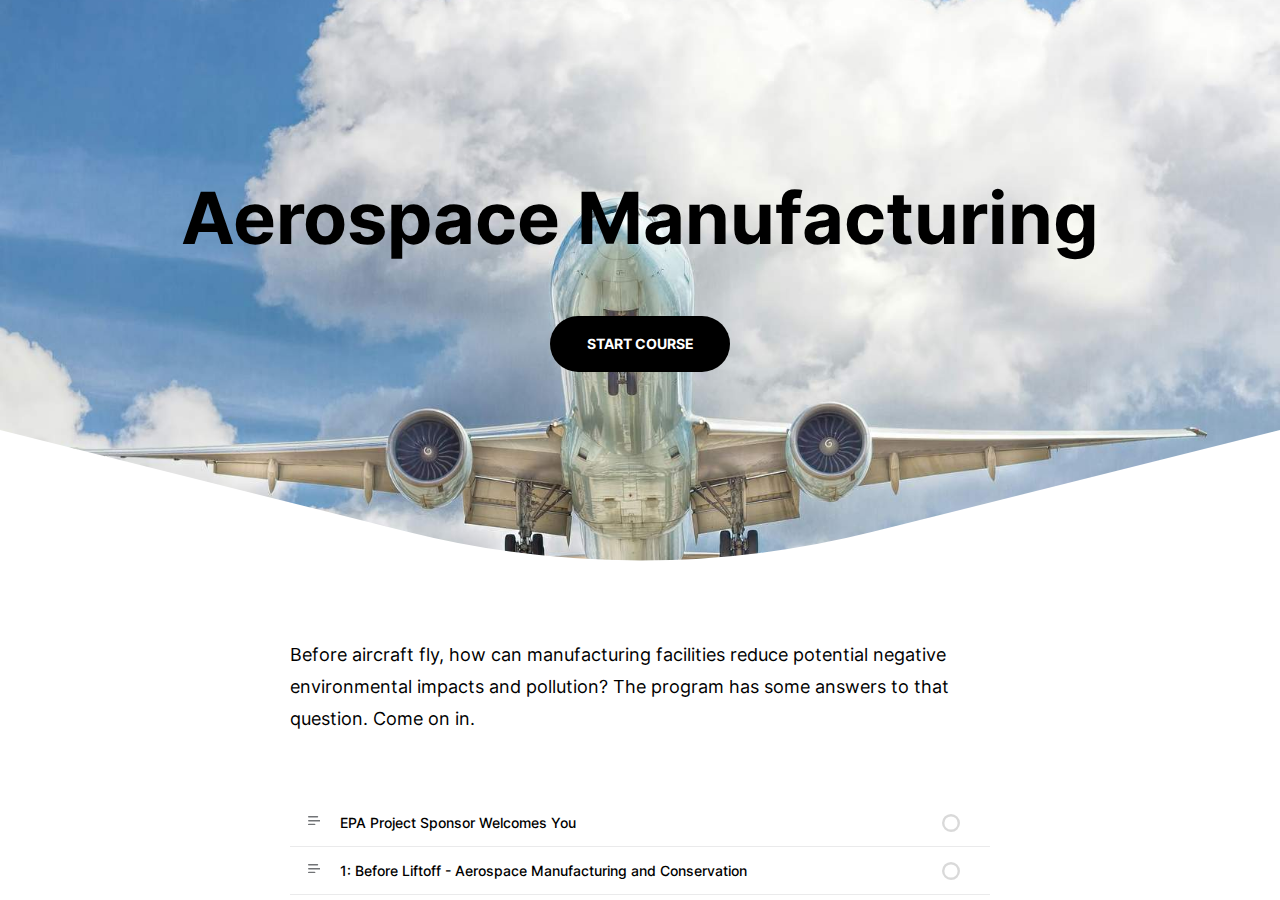
<file: index.html>
<!DOCTYPE html>
<html lang="en" class="">
  <head>
    <meta http-equiv="X-UA-Compatible" content="IE=edge,chrome=1">
    <meta name="viewport" content="width=device-width, initial-scale=1">
    <meta charset="utf-8">

    <title>Aerospace Manufacturing </title>

    <link type="text/css" rel="stylesheet" href="lib/icomoon.css">
    <script type="text/javascript" src="lib/player-0.0.11.min.js"></script>
    <script type="text/javascript" src="lib/lzwcompress.js"></script>

    <!-- Resize Hack -->
    <script type="text/javascript">
      window.resizeTo(screen.width, screen.height);
    </script>
    
    <!--[if lt IE 9]>
    <script src="//html5shiv.googlecode.com/svn/trunk/html5.js"></script>
    <![endif]-->

    <script id="__ENTRY__" type="application/json">
      {".js":["rise/35de6dd6.js"]}
    </script>

    <script id="__REMOTE_ENTRIES__" type="application/json">
      {"mondrian":{".js":["mondrian/entry.js"]}}
    </script>

    <script>
      (function() {
        const jsonp = {}

        function loadModule(manifest) {
          const p = []

          if (manifest['.css'] != null) {
            for (var idx = 0; idx < manifest['.css'].length; idx++) {
              p.push(new Promise((resolve, reject) => {
                var link = document.createElement('link')
                link.onload = resolve
                link.onerror = reject
                link.rel = 'stylesheet'
                link.href = 'lib/' + manifest['.css'][idx]
                document.body.appendChild(link)
              }))
            }
          }

          if (manifest['.js'] != null) {
            for (var idx = 0; idx < manifest['.js'].length; idx++) {
              p.push(new Promise((resolve, reject) => {
                var script = document.createElement('script')
                script.onload = resolve
                script.onerror = reject
                script.src = 'lib/' + manifest['.js'][idx]
                document.body.appendChild(script)
              }))
            }
          }

          return Promise.all(p)
        }

        function deserialize(str) {
          const buffer = Uint8Array.from(atob(str), c => c.charCodeAt(0))
          const json = new TextDecoder().decode(buffer)
          const result = JSON.parse(json)
          return result
        }

        function __loadEntry() {
          return loadModule(JSON.parse(document.getElementById('__ENTRY__').textContent))
        }

        function __loadRemoteEntry(name) {
          const manifest = JSON.parse(document.getElementById('__REMOTE_ENTRIES__').textContent)
          if (manifest[name] == null) throw new Error(`Missing manifest for remote entry "${name}".`)
          return loadModule(manifest[name])
        }
        
        async function __loadJsonp(id, path) {
          try {
            return await new Promise((resolve, reject) => {
              try {
                jsonp[id] = resolve
                const script = document.createElement('script')
                script.onerror = reject
                script.src = `./${path}`
                document.head.appendChild(script)
              } catch (err) {
                reject(err)
              }
            })
          } finally {
            delete jsonp[id]
          }
        }

        function __resolveJsonp(id, data) {
          const resolve = jsonp[id]
          if (typeof resolve !== 'function') {
            throw new Error(`Could not load JSONP "${id}"`)
          }
          resolve(data)
        }

        async function __fetchCourse(name) {
          name = name == null ? window.i18n.default : name
          if (!window.i18n.available.includes(name)) {
            console.warn(`Could not load locale "${name}"`)
            name = window.i18n.available[0]
          }
          const encoded = await __loadJsonp(`course:${name}`, `locales/${name}.js`)
          const courseData = deserialize(encoded)
          return courseData
        }

        window.__loadEntry = __loadEntry
        window.__loadRemoteEntry = __loadRemoteEntry
        window.__loadJsonp = __loadJsonp
        window.__resolveJsonp = __resolveJsonp
        window.__fetchCourse = __fetchCourse
      })()
    </script>
  </head>
  <body>
    <div id="app"></div>
    <script type="text/javascript">
  (function(root) {
    window.i18n = {"available":["und"],"default":"und"};
    window.partnerContent = [];

    function isExport() {
      return true;
    }

    function resolvePath(path) {
      return ('assets/').concat(path);
    }

    function resolveFontPath(font) {
      return ('lib/fonts/').concat(font.key.split('/').reverse()[0]);
    }

    function fetchAvailableLocales() {
      return window.i18n
    }

    root.Runtime = {
      fetch: window.__fetchCourse,
      fetchAvailableLocales: fetchAvailableLocales,
      isExport: isExport,
      resolvePath: resolvePath,
      resolveFontPath: resolveFontPath
    };
  }(window));
</script>

    
    <script>__loadEntry()</script>
    
  </body>
</html>
</file>
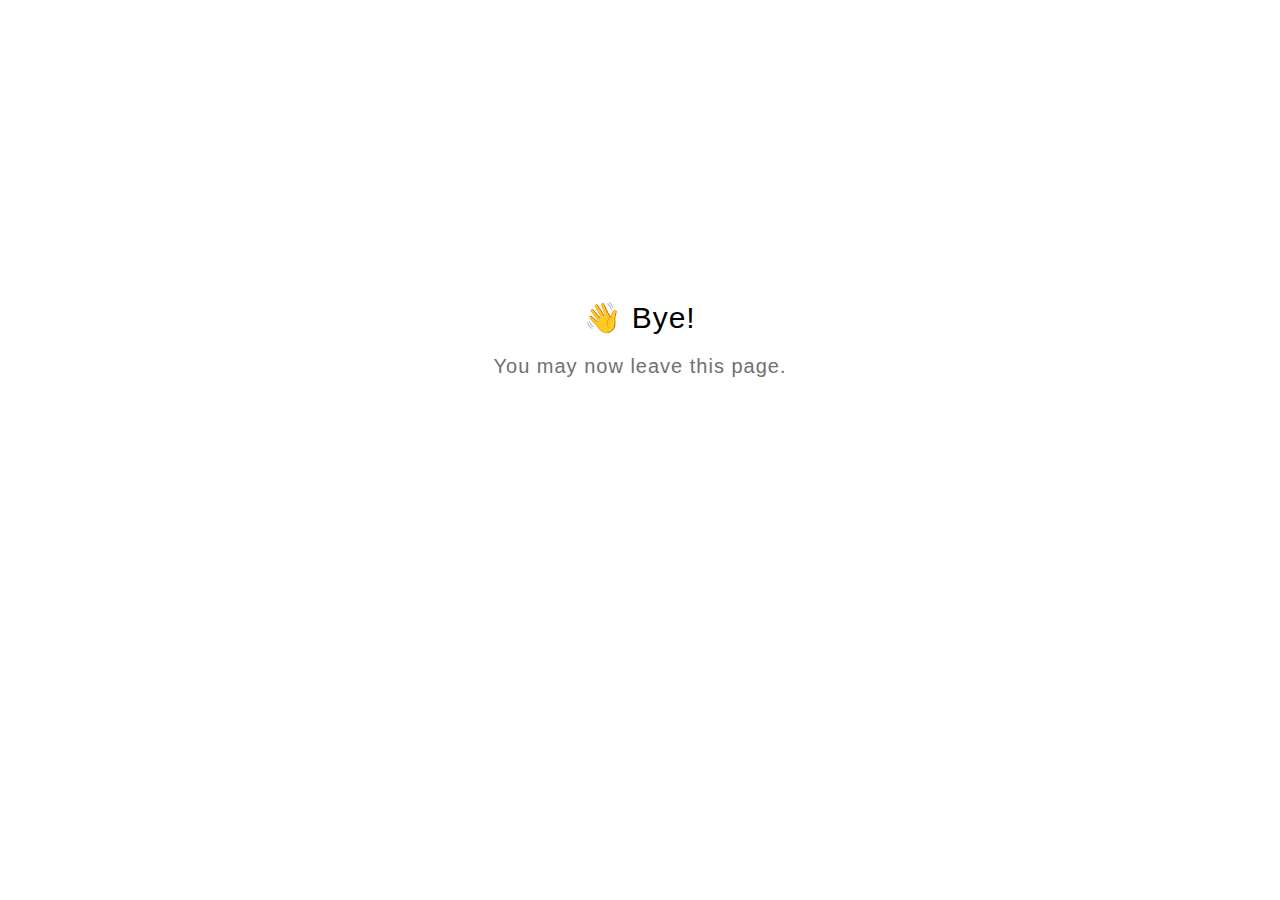
<file: goodbye.html>
<!DOCTYPE html>
<html lang="en">
  <head>
    <title>Goodbye</title>
    <meta charset="utf-8" lang="en">
    <style>
      html {
        font-size: 20px;
        font-family: 'lato', sans-serif;
        font-weight: lighter;
        letter-spacing: 0.05rem;
      }

      .goodbye-container {
        text-align: center;
        margin-top: 15rem;
      }

      .bye-message {
        font-size: 1.5rem;
      }

      .exit-text {
        color: #707070;
        margin-top: 1rem;
      }
    </style>
  </head>
  <body>
    <div class="goodbye-container">
      <div class="bye-message">👋 Bye!</div>
      <div class="exit-text">You may now leave this page.</div>
    </div>
  </body>
</html>
</file>
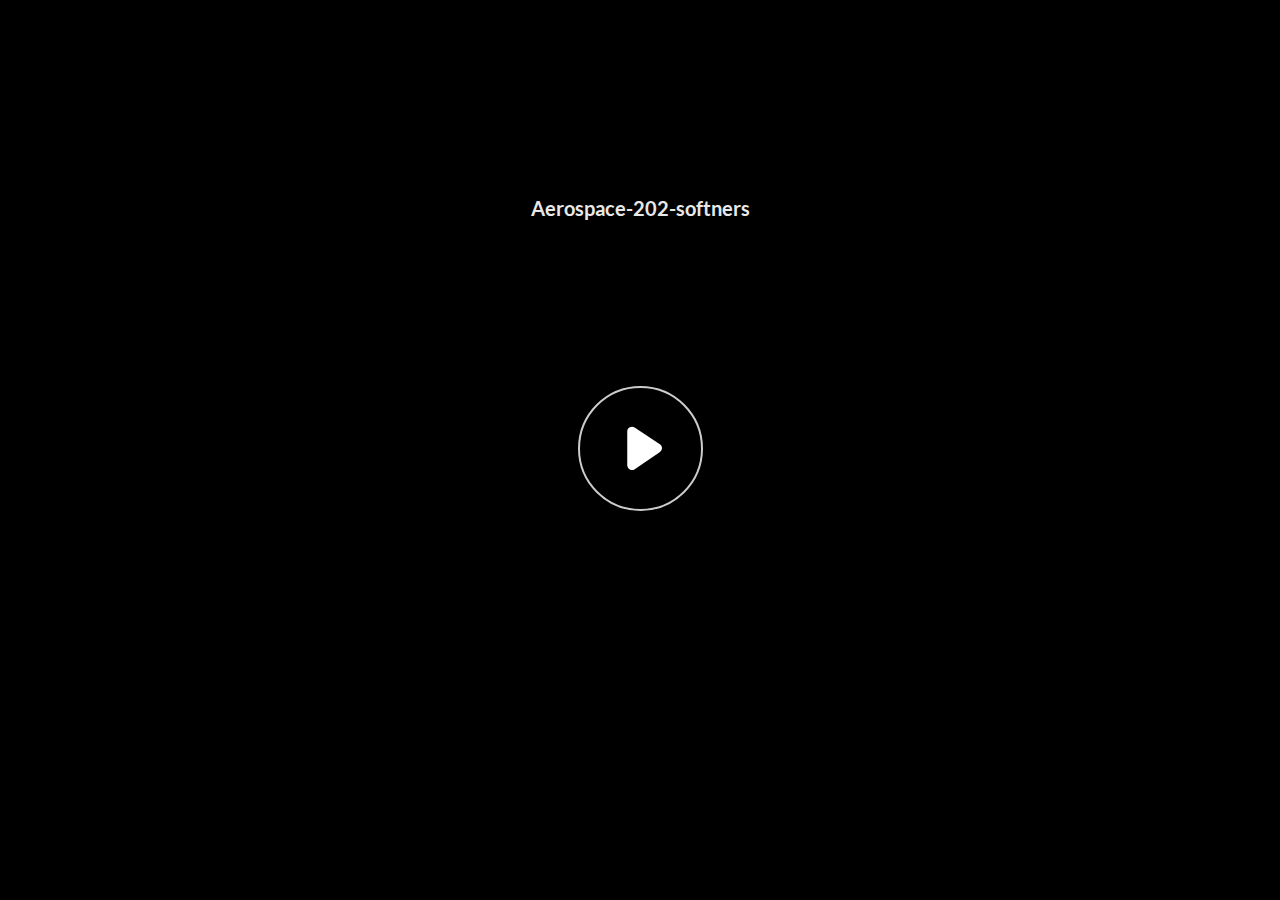
<file: assets/r3WLinbBQoZljD2x/story.html>
﻿<!doctype html>
<html lang="en-US">
<head>
  <meta charset="utf-8">
  <!-- Created using Storyline 360 x64 - http://www.articulate.com  -->
  <!-- version: 3.93.33359.0 -->
  <title>Aerospace-202-softners</title>
  <meta http-equiv="x-ua-compatible" content="IE=edge"/>
  <meta name="viewport" content="width=device-width,initial-scale=1,user-scalable=no,shrink-to-fit=no,minimal-ui"/>
  <meta name="apple-mobile-web-app-capable" content="yes"/>
  <style>
    html, body { height: 100%; padding: 0; margin: 0 }
    #app { height: 100%; width: 100%; }
  </style>

  <script>
    window.DS = {};
    window.globals = {
      DATA_PATH_BASE: '',
      HAS_FRAME: true,
      HAS_SLIDE: true,

      lmsPresent: false,
      tinCanPresent: false,
      cmi5Present: false,
      aoSupport: false,
      scale: 'noscale',
      captureRc: false,
      browserSize: 'optimal',
      bgColor: '#FFFFFF',
      features: 'DropInAcc,DropInBase,DropInCore,DropInInteractions,DropInMisc,DropInVectors,DropInVideo,LayerPresentAsDialog,MultipleQuizTracking,UpdatedThemeEditor',
      themeName: 'unified',
      preloaderColor: '#8C8C8C',
      suppressAnalytics: false,
      productChannel: 'stable',
      publishSource: 'storyline',
      aid: 'aid|3e204724-29e6-491e-a657-fbab2fd7a2af',
      cid: '47a97e2b-614a-41af-90da-f3e56d7fd759',
      playerVersion: '3.93.33359.0',
      publishTimestamp: '2024-11-13T20:29:19.7033934Z',
      maxIosVideoElements: 10,
      connectionSettings: { message: 'You%20are%20offline.%20Trying%20to%20reconnect...', useDarkTheme: true, mode: 'disabled' },
      hasFeature: function(feature) {
        return this.features.split(',').includes(feature);
      },
      
      parseParams: function(qs) {
        if (window.globals.parsedParams != null) {
          return window.globals.parsedParams;
        }
        qs = (qs || window.location.search.substr(1)).split('+').join(' ');
        var params = {},
            tokens,
            re = /[?&]?([^=]+)=([^&]*)/g;

        while (tokens = re.exec(qs)) {
          params[decodeURIComponent(tokens[1]).trim()] =
            decodeURIComponent(tokens[2]).trim();
        }
        window.globals.parsedParams = params;
        return params;
      }

    };
  </script>
  <script>
    var isIe11 = ('ActiveXObject' in window || window.MSBlobBuilder != null)
      && window.msCrypto != null && !window.ActiveXObject;
    if (isIe11) {
      window.globals.unsupportedBrowser = true;
      document.write(atob('[base64]'));
    }
  </script>

  <script>
    if (window.globals.hasFeature('MultiLanguageSinglePackageSupport')) {
      
      
    }
  </script>

  
  <script>window.THREE = { };</script>
  
<meta name="robots" content="noindex, nofollow"></head>
<body style="background: #FFFFFF" class="cs-HTML theme-unified">
<script src="player-interface.js"></script>
  <script>!function(){var e,i=/iPhone/i,o=/iPod/i,n=/iPad/i,t=/\biOS-universal(?:.+)Mac\b/i,r=/\bAndroid(?:.+)Mobile\b/i,a=/Android/i,d=/(?:SD4930UR|\bSilk(?:.+)Mobile\b)/i,p=/Silk/i,l=/Windows Phone/i,u=/\bWindows(?:.+)ARM\b/i,b=/BlackBerry/i,s=/BB10/i,c=/Opera Mini/i,f=/\b(CriOS|Chrome)(?:.+)Mobile/i,h=/Mobile(?:.+)Firefox\b/i,v=function(e){return void 0!==e&&"MacIntel"===e.platform&&"number"==typeof e.maxTouchPoints&&e.maxTouchPoints>1&&"undefined"==typeof MSStream};e=function(e){var m={userAgent:"",platform:"",maxTouchPoints:0};e||"undefined"==typeof navigator?"string"==typeof e?m.userAgent=e:e&&e.userAgent&&(m={userAgent:e.userAgent,platform:e.platform,maxTouchPoints:e.maxTouchPoints||0}):m={userAgent:navigator.userAgent,platform:navigator.platform,maxTouchPoints:navigator.maxTouchPoints||0};var g=m.userAgent,y=g.split("[FBAN");void 0!==y[1]&&(g=y[0]),void 0!==(y=g.split("Twitter"))[1]&&(g=y[0]);var A=function(e){return function(i){return i.test(e)}}(g),w={apple:{phone:A(i)&&!A(l),ipod:A(o),tablet:!A(i)&&(A(n)||v(m))&&!A(l),universal:A(t),device:(A(i)||A(o)||A(n)||A(t)||v(m))&&!A(l)},amazon:{phone:A(d),tablet:!A(d)&&A(p),device:A(d)||A(p)},android:{phone:!A(l)&&A(d)||!A(l)&&A(r),tablet:!A(l)&&!A(d)&&!A(r)&&(A(p)||A(a)),device:!A(l)&&(A(d)||A(p)||A(r)||A(a))||A(/\bokhttp\b/i)},windows:{phone:A(l),tablet:A(u),device:A(l)||A(u)},other:{blackberry:A(b),blackberry10:A(s),opera:A(c),firefox:A(h),chrome:A(f),device:A(b)||A(s)||A(c)||A(h)||A(f)},any:!1,phone:!1,tablet:!1};return w.any=w.apple.device||w.android.device||w.windows.device||w.other.device,w.phone=w.apple.phone||w.android.phone||w.windows.phone,w.tablet=w.apple.tablet||w.android.tablet||w.windows.tablet,w}(),"object"==typeof exports&&"undefined"!=typeof module?module.exports=e:"function"==typeof define&&define.amd?define((function(){return e})):this.isMobile=e}();
    window.isMobile.apple.tablet = window.isMobile.apple.tablet ||
      (navigator.platform === 'MacIntel' && navigator.maxTouchPoints > 1);
    window.isMobile.apple.device = window.isMobile.apple.device || window.isMobile.apple.tablet;
    window.isMobile.tablet = window.isMobile.tablet || window.isMobile.apple.tablet;
    window.isMobile.any = window.isMobile.any || window.isMobile.apple.tablet;
  </script>

  <div id="focus-sink" tabindex="-1"></div>

  <div id="preso"></div>
  <script>
    (function() {

      var classTypes = [ 'desktop', 'mobile', 'phone', 'tablet' ];

      var addDeviceClasses = function(prefix, testObj) {
        var curr, i;
        for (i = 0; i < classTypes.length; i++) {
          curr = classTypes[i];
          if (testObj[curr]) {
            document.body.classList.add(prefix + curr);
          }
        }
      };

      var params = window.globals.parseParams(),
          isDevicePreview = params.devicepreview === '1',
          isPhoneOverride = params.deviceType === 'phone' || (isDevicePreview && params.phone == '1'),
          isTabletOverride = (params.deviceType === 'tablet' || isDevicePreview) && !isPhoneOverride,
          isMobileOverride = isPhoneOverride || isTabletOverride;

      var deviceView = {
        desktop: !window.isMobile.any && !isMobileOverride,
        mobile: window.isMobile.any || isMobileOverride,
        phone: isPhoneOverride || (window.isMobile.phone && !isTabletOverride),
        tablet: isTabletOverride || window.isMobile.tablet
      };

      window.globals.deviceView = deviceView;
      window.isMobile.desktop = !window.isMobile.any;
      window.isMobile.mobile = window.isMobile.any;

      addDeviceClasses('view-', deviceView);

    })();
  </script>
  
  <script src='story_content/triggers.js' type=text/javascript></script>
<script src='story_content/user.js' type=text/javascript></script>
  <div class="slide-loader"></div>

  <script>
    var doc = document, loader = doc.body.querySelector('.slide-loader'); [ 1, 2, 3 ].forEach(function(n) { var d = doc.createElement('div'); d.style.backgroundColor = window.globals.preloaderColor; d.classList.add('mobile-loader-dot'); d.classList.add('dot' + n); loader.appendChild(d); });
  </script>

  <div class="mobile-load-title-overlay" style="display: none">
    <div class="mobile-load-title">Aerospace-202-softners</div>
  </div>

  <div class="mobile-chrome-warning"></div>

  
<style>
  .warn-connection-dialog {
    display: none;
    background: transparent;
    pointer-events: all;
    position: fixed;
    left: 0;
    top: 0;
    width: 100%;
    height: 100%;
    z-index: 999;
  }

  .warn-connection-content {
    pointer-events: all;
    border-radius: 4px;
    background: white;
    border: 1px solid #E7E7E7;
    color: #333333;
    box-shadow: 0 2px 4px rgba(0, 0, 0, 0.25);
    transition: all 150ms ease-out;
    position: absolute;
    white-space: nowrap;
  }

  .view-phone.is-landscape .warn-connection-content {
    left: 23px;
    bottom: 23px;
  }

  .view-tablet.is-landscape .warn-connection-content {
    left: 50%;
    top: 20px;
    transform: translateX(-50%);
  }

  .view-mobile.is-portrait .warn-connection-content {
    transform: translate(-50%, calc(-100% - 15px));
  }

  .warn-connection-content p {
    display: inline-block;
    margin: 0 8px 0 0;
    line-height: 33px;
    font-size: 11px;
  }

  .warn-connection-content svg {
    position: relative;
    vertical-align: middle;
    margin: 0 2px 2px 8px;
  }

  .view-desktop .warn-connection-content {
    left: 1.5em;
    bottom: 1.5em;
  }

  .view-desktop .warn-connection-content p {
    font-size: 1.1em;
  }

  .is-offline .warn-connection-dialog {
    display: block;
  }

  .is-offline .cs-panel * {
    pointer-events: none !important;
  }

  .is-offline .cs-panel {
    pointer-events: all !important;
  }

  .is-offline #nav-controls * {
    pointer-events: none !important;
  }

  .is-offline #nav-controls {
    pointer-events: all !important;
  }
</style>

<div class="warn-connection-dialog" role="alertdialog" aria-modal="true" tabindex="0" aria-labelledby="warn-connection-message">
  <div class="warn-connection-content">
    <svg width="17" height="15" viewBox="0 0 17 15" xmlns="http://www.w3.org/2000/svg">
      <path fill="#8F0000" stroke="white" d="M16.07,12.98 L15.88,12.23 L9.51,1.21 C8.97,0.26,7.6,0.26,7.06,1.21 L0.69,12.23 C0.15,13.16,0.81,14.36,1.91,14.36 H14.65 C15.47,14.36,16.05,13.7,16.07,12.98 Z"/>
      <path fill="white" stroke="white" d="M8.58,5.5 C8.35,5.28,8.5,5.35,8.21,5.32 C8.09,5.35,7.97,5.49,7.96,5.67 C7.97,5.79,7.98,5.92,7.98,6.04 L7.98,6.04 C7.99,6.17,8,6.31,8.01,6.43 L8.01,6.44 C8.03,6.92,8.06,7.41,8.09,7.9 L8.09,7.9 C8.12,8.39,8.14,8.88,8.17,9.37 C8.17,9.39,8.18,9.42,8.2,9.44 C8.23,9.46,8.25,9.47,8.28,9.47 C8.31,9.47,8.34,9.46,8.35,9.44 C8.37,9.43,8.38,9.4,8.39,9.35 L8.39,9.34 C8.39,9.24,8.4,9.15,8.4,9.05 L8.4,9.05 C8.41,8.96,8.41,8.86,8.42,8.75 C8.43,8.44,8.45,8.12,8.47,7.81 L8.47,7.81 C8.49,7.49,8.51,7.18,8.53,6.87 C8.55,6.46,8.56,6.05,8.59,5.64 L8.6,5.62 C8.6,5.57,8.59,5.53,8.58,5.5 L8.21,5.32 Z"/>
      <circle fill="white" stroke="white" cx="8.3" cy="11.35" r="0.3"/>
    </svg>
    <p id="warn-connection-message">You are offline. Trying to reconnect...</p>
  </div>
</div>

<script>
  (function() {
    window.DS.connection = {
      warningShown: false,
      assets: {},
      loadingAssetGroup: false,
      retryDelay: 500
    };

    var connectionSettings = window.globals.connectionSettings || {};

    var useConnectionMessages = window.AbortController != null &&
      window.location.protocol != 'file:' &&
      connectionSettings.mode === 'normal';

    window.DS.connection.useConnectionMessages = useConnectionMessages;

    var assetCount = 0;
    var checkLoadedId;


    if (useConnectionMessages && connectionSettings != null) {
      var contentEl = document.querySelector('.warn-connection-content');
      var messageEl = contentEl.querySelector('p');

      if (connectionSettings.useDarkTheme) {
        contentEl.style.borderColor = '#BABBBA';
        contentEl.style.backgroundColor = '#282828';
        contentEl.style.color = '#FFFFFF';
      }

      if (connectionSettings.message != null) {
        messageEl.textContent = window.decodeURIComponent(connectionSettings.message);
      }
    }

    function checkAssetsReady() {
      for (var i in DS.connection.assets) {
        if (!DS.connection.assets[i].success) {
          return false;
        }
      }
      return true;
    }

    function stopAssetGroup() {
      if (!useConnectionMessages) { return; }

      assetCount = 0;

      DS.connection.oldAssetGroup = DS.connection.assets;
      DS.connection.assets = {};
      DS.connection.loadingAssetGroup = false;
      clearInterval(checkLoadedId);
    }

    function startAssetGroup() {
      if (!useConnectionMessages) { return; }
      var ticks = 0;
      clearInterval(checkLoadedId);
      checkLoadedId = setInterval(function() {
        var loaded = 0;
        if (assetCount === 0 && loaded === 0) {
          clearInterval(checkLoadedId);
          return;
        }

        for (var i in DS.connection.assets) {
          if (DS.connection.assets[i].success) {
            loaded++;
          }
        }

        if (assetCount === loaded && checkAssetsReady()) {
          for (var i in DS.connection.assets) {
            if (DS.connection.assets[i].action) {
              DS.connection.assets[i].action();
            }
          }
          hideWarning();
          stopAssetGroup();
        }
      }, 100)
    }

    function requiredAsset(url, action, retry, type) {
      if (!useConnectionMessages) { return; }
      if (DS.connection.assets[url]) { return; }

      DS.connection.assets[url] = {
        success: false, action: action, retry: retry, type: type
      };
      assetCount = Object.keys(DS.connection.assets).length;
      if (!DS.connection.loadingAssetGroup) {
        startAssetGroup();
      }
      DS.connection.loadingAssetGroup = true;
    }

    function assetLoaded(url) {
      if (!useConnectionMessages) { return; }
      if (DS.connection.assets[url]) {
        DS.connection.assets[url].success = true;
      }
    }

    function assetFailed(url) {
      if (!useConnectionMessages) { return; }
      if (!DS.connection.assets[url]) {
        if (/\.js$/.test(url) && url.indexOf('transcripts') === -1) {
          setTimeout(function() {
            if (DS.connection.lastSlideLoaded != null) {
              DS.connection.lastSlideLoaded();
            }
          }, DS.connection.retryDelay);
        }
        return;
      }
      if (!DS.connection.warningShown) { showWarning(); }
      if (DS.connection.assets[url].retry) {
        setTimeout(function() {
          if (!DS.connection.assets[url].success) {
            DS.connection.assets[url].retry()
          }
        }, DS.connection.retryDelay);
      }
    }

    function hideWarning() {
      document.body.classList.remove('is-offline');
      DS.connection.warningShown = false;
      enableKeys();
    }
    DS.connection.hideWarning = hideWarning

    function showWarning(btn) {
      document.body.classList.add('is-offline')
      DS.connection.warningShown = true;
      updateWarningPosition();
      disableKeys();
    }

    function updateWarningPosition() {
      if (!DS.connection.warningShown) {
        return;
      }

      var isPortrait = document.body.classList.contains('is-portrait');
      var isMobile = document.body.classList.contains('view-mobile');
      var warningEl = document.querySelector('.warn-connection-content');

      if (isPortrait && isMobile) {
        var slide = document.querySelector('.primary-slide');
        var slideRect = slide != null
          ? slide.getBoundingClientRect()
          : { top: window.innerHeight, left: 0, width: window.innerWidth };

        warningEl.style.top = `${slideRect.top}px`
        warningEl.style.left = `${slideRect.left + slideRect.width / 2}px`
      } else {
        warningEl.style.top = null;
        warningEl.style.left = null;
      }

      window.requestAnimationFrame(updateWarningPosition);
    }

    function onDisableKeyDown(e) {
      e.preventDefault();
      e.stopImmediatePropagation();
    }

    function onDisableKeyUp(e) {
      e.preventDefault();
      e.stopImmediatePropagation();
    }

    var accStyle = document.createElement('style');
    var warnDialogEl = document.querySelector('.warn-connection-dialog');

    function disableKeys() {
      if (DS.views && DS.views.nsStack && DS.views.nsStack.length === 1) {
        DS.views.nsStack[0].tabReachable = false
        DS.views.nsStack[0].updateTabIndex(true, true);
      }

      accStyle.innerHTML = '.acc-shadow-dom { display: none; }';
      document.body.appendChild(accStyle);

      warnDialogEl.parentNode.append(warnDialogEl);
      warnDialogEl.focus();
    }

    function enableKeys() {
      accStyle.remove();
      if (DS.views && DS.views.nsStack && DS.views.nsStack.length === 1 && DS.views.nsStack[0].name === '_frame') {
        DS.views.nsStack[0].tabReachable = true;
        DS.views.nsStack[0].updateTabIndex();
      }
    }

    // these will all be noops if the feature flag isn't set in
    // the data and `window.globals.features`
    DS.connection.requiredAsset = requiredAsset;
    DS.connection.assetLoaded = assetLoaded;
    DS.connection.assetFailed = assetFailed;
    DS.connection.stopAssetGroup = stopAssetGroup;
    DS.connection.startAssetGroup = startAssetGroup;
  })();
</script>


  <script>
    
    if (window.autoSpider && window.vInterfaceObject) {
      document.querySelector('.mobile-load-title-overlay').style.display = 'none';
    }
  </script>

  

  <link rel="stylesheet" href="html5/data/css/output.min.css" data-noprefix/>
</body>
<script src="html5/lib/scripts/bootstrapper.min.js"></script>
</html>
</file>
<file: lib/icomoon.css>
@font-face {
	font-family: 'icomoon';
	src:  url('fonts/icomoon.ttf') format('truetype'),
				url('fonts/icomoon.woff') format('woff');
	font-weight: normal;
	font-style: normal;
}

[class^="icon-"], [class*=" icon-"] {
	/* use !important to prevent issues with browser extensions that change fonts */
	font-family: 'icomoon' !important;
	speak: none;
	font-style: normal;
	font-weight: normal;
	font-variant: normal;
	text-transform: none;
	line-height: 1;

	/* Better Font Rendering =========== */
	-webkit-font-smoothing: antialiased;
	-moz-osx-font-smoothing: grayscale;
}

.icon-edit-author-name:before {
	content: "\e976";
}
.icon-lock:before {
	content: "\e977";
}
.icon-checkmark-valid:before {
	content: "\e95d";
}
.icon-close-media-panel:before {
	content: "\e95e";
}
.icon-trash4:before {
	content: "\e95f";
}
.icon-x-invalid-url:before {
	content: "\e960";
}
.icon-attach2:before {
	content: "\e961";
}
.icon-bold:before {
	content: "\e962";
}
.icon-fontcolor:before {
	content: "\e963";
}
.icon-fontsize:before {
	content: "\e964";
}
.icon-italic:before {
	content: "\e965";
}
.icon-link:before {
	content: "\e966";
}
.icon-orderedlist:before {
	content: "\e967";
}
.icon-quote:before {
	content: "\e968";
}
.icon-unorderedlist:before {
	content: "\e969";
}
.icon-feedback:before {
	content: "\e910";
}
.icon-review:before {
	content: "\e911";
}
.icon-customizable:before {
	content: "\e908";
}
.icon-design:before {
	content: "\e909";
}
.icon-interactions:before {
	content: "\e90a";
}
.icon-questions:before {
	content: "\e90b";
}
.icon-scenarios2:before {
	content: "\e90c";
}
.icon-slides:before {
	content: "\e90d";
}
.icon-desktop:before {
	content: "\e902";
}
.icon-expressions:before {
	content: "\e903";
}
.icon-poses:before {
	content: "\e904";
}
.icon-retina:before {
	content: "\e905";
}
.icon-scenarios:before {
	content: "\e906";
}
.icon-transparency:before {
	content: "\e907";
}
.icon-Master-01:before {
	content: "\e934";
}
.icon-Master-02:before {
	content: "\e93a";
}
.icon-Master-03:before {
	content: "\e939";
}
.icon-Master-04:before {
	content: "\e936";
}
.icon-Master-05:before {
	content: "\e93b";
}
.icon-Master-06:before {
	content: "\e935";
}
.icon-Master-07:before {
	content: "\e937";
}
.icon-Master-08:before {
	content: "\e938";
}
.icon-Master-09:before {
	content: "\e922";
}
.icon-Master-10:before {
	content: "\e926";
}
.icon-Master-11:before {
	content: "\e924";
}
.icon-Master-12:before {
	content: "\e928";
}
.icon-Master-13:before {
	content: "\e923";
}
.icon-Master-14:before {
	content: "\e925";
}
.icon-Master-15:before {
	content: "\e929";
}
.icon-Master-16:before {
	content: "\e927";
}
.icon-Master-17:before {
	content: "\e92b";
}
.icon-Master-18:before {
	content: "\e92c";
}
.icon-Master-19:before {
	content: "\e92d";
}
.icon-Master-20:before {
	content: "\e92e";
}
.icon-Master-21:before {
	content: "\e92f";
}
.icon-Master-22:before {
	content: "\e930";
}
.icon-Master-23:before {
	content: "\e931";
}
.icon-Master-24:before {
	content: "\e932";
}
.icon-Master-25:before {
	content: "\e933";
}
.icon-Master-26:before {
	content: "\e92a";
}
.icon-check-circle:before {
	content: "\e803";
}
.icon-trash:before {
	content: "\e804";
}
.icon-rotation:before {
	content: "\e91a";
}
.icon-vector:before {
	content: "\e91b";
}
.icon-mute:before {
	content: "\e90e";
}
.icon-volume:before {
	content: "\e90f";
}
.icon-logo:before {
	content: "\e805";
}
.icon-share:before {
	content: "\e801";
}
.icon-sorting:before {
	content: "\e91c";
}
.icon-more:before {
	content: "\e91d";
}
.icon-copy:before {
	content: "\e951";
}
.icon-clock:before {
	content: "\e915";
}
.icon-quotes-left:before {
	content: "\e918";
}
.icon-list-numbered:before {
	content: "\e916";
}
.icon-list2:before {
	content: "\e917";
}
.icon-plus:before {
	content: "\e60a";
}
.icon-info:before {
	content: "\e974";
}
.icon-cross:before {
	content: "\e913";
}
.icon-checkmark:before {
	content: "\e975";
}
.icon-arrow-up2:before {
	content: "\e959";
}
.icon-arrow-down2:before {
	content: "\e95a";
}
.icon-sort-alpha-asc:before {
	content: "\e912";
}
.icon-rtf:before {
	content: "\e94b";
}
.icon-doc:before {
	content: "\e94a";
}
.icon-pdf:before {
	content: "\e94c";
}
.icon-ppt:before {
	content: "\e94d";
}
.icon-file:before {
	content: "\e94e";
}
.icon-xls:before {
	content: "\e94f";
}
.icon-zip:before {
	content: "\e950";
}
.icon-file-alt:before {
	content: "\e944";
}
.icon-doc-alt:before {
	content: "\e943";
}
.icon-pdf-alt:before {
	content: "\e945";
}
.icon-ppt-alt:before {
	content: "\e946";
}
.icon-rtf-alt:before {
	content: "\e947";
}
.icon-xls-alt:before {
	content: "\e948";
}
.icon-zip-alt:before {
	content: "\e949";
}
.icon-attach:before {
	content: "\e942";
}
.icon-reload:before {
	content: "\e941";
}
.icon-trash2:before {
	content: "\e60d";
}
.icon-arrow-left:before {
	content: "\e608";
}
.icon-arrow-right:before {
	content: "\e609";
}
.icon-check-alt:before {
	content: "\e606";
}
.icon-password-view:before {
	content: "\e972";
}
.icon-password-hide:before {
	content: "\e973";
}
.icon-view-grid:before {
	content: "\e96c";
}
.icon-grid-view:before {
	content: "\e96c";
}
.icon-view-list:before {
	content: "\e96d";
}
.icon-list-view:before {
	content: "\e96d";
}
.icon-blocks:before {
	content: "\e95b";
}
.icon-list3:before {
	content: "\e95c";
}
.icon-export:before {
	content: "\e958";
}
.icon-screencast:before {
	content: "\e957";
}
.icon-cursor:before {
	content: "\e956";
}
.icon-documents:before {
	content: "\e952";
}
.icon-duplicate:before {
	content: "\e952";
}
.icon-trash3:before {
	content: "\e953";
}
.icon-Article:before {
	content: "\e93c";
}
.icon-Interaction:before {
	content: "\e93d";
}
.icon-Quiz:before {
	content: "\e93e";
}
.icon-Video:before {
	content: "\e93f";
}
.icon-trashcan:before {
	content: "\e921";
}
.icon-marker_style:before {
	content: "\e920";
}
.icon-photo:before {
	content: "\e91f";
}
.icon-microphone:before {
	content: "\e91e";
}
.icon-plus2:before {
	content: "\e800";
}
.icon-processing:before {
	content: "\e607";
}
.icon-menu:before {
	content: "\e602";
}
.icon-headset:before {
	content: "\e603";
}
.icon-list:before {
	content: "\e604";
}
.icon-video:before {
	content: "\e605";
}
.icon-mail:before {
	content: "\e954";
}
.icon-remove:before {
	content: "\e955";
}
.icon-up-level-2:before {
	content: "\e96e";
}
.icon-up-level-list-2:before {
	content: "\e96f";
}
.icon-plus-circle:before {
	content: "\e802";
}
.icon-up-level:before {
	content: "\e970";
}
.icon-up-level-list:before {
	content: "\e971";
}
.icon-eye:before {
	content: "\e96b";
}
.icon-tick:before {
	content: "\e900";
}
.icon-check:before {
	content: "\e901";
}
.icon-link-alt:before {
	content: "\e919";
}
.icon-chevron-down:before {
	content: "\e60b";
}
.icon-chevron-up:before {
	content: "\e60c";
}
.icon-chevron-left:before {
	content: "\e600";
}
.icon-chevron:before {
	content: "\e601";
}
.icon-chevron-right:before {
	content: "\e601";
}
.icon-close-small:before {
	content: "\e940";
}
.icon-pie-chart:before {
	content: "\e914";
}
.icon-alert:before {
	content: "\e96a";
}
</file>
